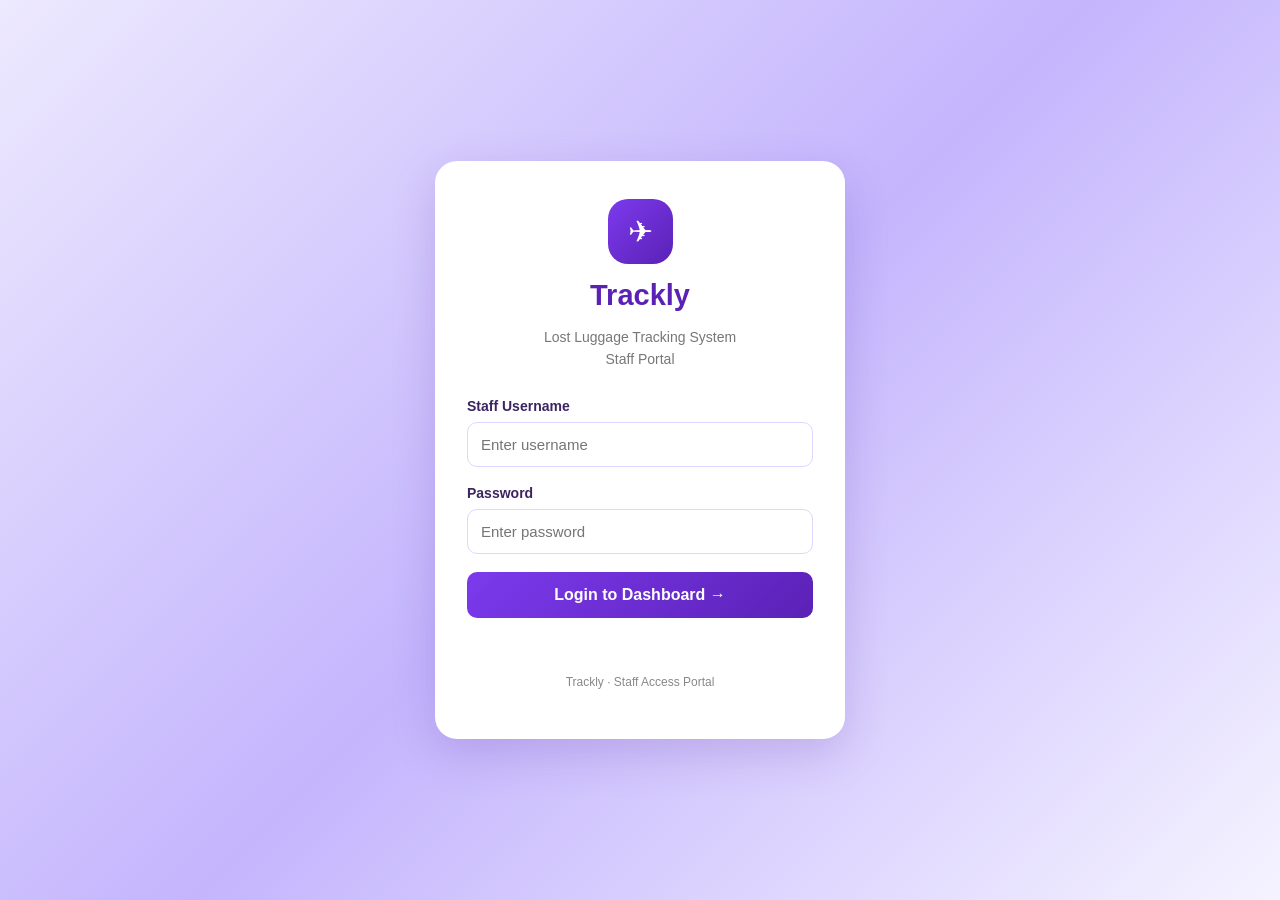
<file: index.html>
<!DOCTYPE html>
<html lang="en">
<head>
<meta charset="UTF-8">
<meta name="viewport" content="width=device-width, initial-scale=1.0">
<title>Trackly | Staff Login</title>

<style>
* {
    box-sizing: border-box;
}

body {
    margin: 0;
    min-height: 100vh;
    display: flex;
    justify-content: center;
    align-items: center;
    padding: 20px;
    font-family: Arial, sans-serif;
    background: linear-gradient(135deg, #ede9fe, #c4b5fd, #f5f3ff);
}

.login-card {
    background: white;
    width: 100%;
    max-width: 410px;
    padding: 38px 32px;
    border-radius: 22px;
    box-shadow: 0 15px 45px rgba(76, 29, 149, 0.18);
    text-align: center;
}

.logo {
    width: 65px;
    height: 65px;
    margin: 0 auto 15px;
    display: flex;
    align-items: center;
    justify-content: center;
    border-radius: 20px;
    color: white;
    background: linear-gradient(135deg, #7c3aed, #5b21b6);
    font-size: 30px;
}

h1 {
    color: #5b21b6;
    margin: 0 0 8px;
    font-size: 29px;
}

.subtitle {
    color: #777;
    margin-bottom: 28px;
    line-height: 1.6;
    font-size: 14px;
}

.field {
    text-align: left;
    margin-bottom: 18px;
}

label {
    display: block;
    color: #3b245f;
    font-weight: bold;
    margin-bottom: 8px;
    font-size: 14px;
}

input {
    width: 100%;
    padding: 13px;
    border: 1px solid #ddd6fe;
    border-radius: 10px;
    outline: none;
    font-size: 15px;
}

input:focus {
    border-color: #7c3aed;
    box-shadow: 0 0 0 3px #ede9fe;
}

button {
    width: 100%;
    padding: 14px;
    border: none;
    border-radius: 10px;
    color: white;
    background: linear-gradient(135deg, #7c3aed, #5b21b6);
    font-size: 16px;
    font-weight: bold;
    cursor: pointer;
    transition: 0.2s;
}

button:hover {
    transform: translateY(-2px);
    box-shadow: 0 6px 15px #ddd6fe;
}

#message {
    min-height: 20px;
    color: #dc2626;
    font-size: 14px;
    margin-top: 15px;
}

.footer {
    color: #888;
    font-size: 12px;
    margin-top: 22px;
}
</style>
</head>

<body>
<div class="login-card">
    <div class="logo">✈</div>

    <h1>Trackly</h1>
    <p class="subtitle">
        Lost Luggage Tracking System<br>
        Staff Portal
    </p>

    <form id="loginForm">
        <div class="field">
            <label for="username">Staff Username</label>
            <input type="text" id="username"
                   placeholder="Enter username" required>
        </div>

        <div class="field">
            <label for="password">Password</label>
            <input type="password" id="password"
                   placeholder="Enter password" required>
        </div>

        <button type="submit">Login to Dashboard →</button>
        <p id="message" role="alert"></p>
    </form>

    <p class="footer">Trackly · Staff Access Portal</p>
</div>

<script>
document.getElementById("loginForm").addEventListener("submit", function(event) {
    event.preventDefault();

    const username = document.getElementById("username").value.trim();
    const password = document.getElementById("password").value;
    const message = document.getElementById("message");

    if (username === "staff" && password === "trackly123") {
        sessionStorage.setItem("tracklyLoggedIn", "true");
        window.location.href = "dashboard.html";
    } else {
        message.textContent = "Invalid username or password. Please try again.";
    }
});
</script>
</body>
</html>
</file>
<file: style.css>
:root {
    --purple: #6d28d9;
    --purple-dark: #4c1d95;
    --purple-light: #ede9fe;
    --background: #f7f5ff;
    --text: #29213b;
    --muted: #756d85;
    --border: #e8e1f5;
    --white: #ffffff;
}

* {
    box-sizing: border-box;
}

body {
    margin: 0;
    background: var(--background);
    color: var(--text);
    font-family: Arial, sans-serif;
}

button, input, select, textarea {
    font: inherit;
}

button {
    cursor: pointer;
}

.topbar {
    background: linear-gradient(120deg, #4c1d95, #7c3aed);
    color: white;
    padding: 18px 6%;
    display: flex;
    justify-content: space-between;
    align-items: center;
    gap: 15px;
    box-shadow: 0 5px 18px rgba(76, 29, 149, 0.18);
}

.brand {
    font-size: 25px;
    font-weight: bold;
    letter-spacing: 0.3px;
}

.staff-area {
    display: flex;
    align-items: center;
    gap: 14px;
    font-size: 14px;
}

.logout-btn {
    color: white;
    background: rgba(255,255,255,0.15);
    border: 1px solid rgba(255,255,255,0.4);
    padding: 9px 15px;
    border-radius: 9px;
}

.logout-btn:hover {
    background: rgba(255,255,255,0.25);
}

.container {
    width: min(1120px, 92%);
    margin: 28px auto;
}

.hero {
    padding: 35px;
    border-radius: 22px;
    color: white;
    background: linear-gradient(120deg, #5b21b6, #8b5cf6);
    display: flex;
    justify-content: space-between;
    align-items: center;
    gap: 20px;
    box-shadow: 0 12px 30px rgba(109, 40, 217, 0.17);
}

.eyebrow {
    color: #a78bfa;
    font-size: 11px;
    font-weight: bold;
    letter-spacing: 1.5px;
    margin: 0 0 9px;
}

.hero .eyebrow {
    color: #ddd6fe;
}

.hero h1 {
    font-size: clamp(25px, 4vw, 38px);
    margin: 0 0 12px;
}

.hero p:not(.eyebrow) {
    margin: 0;
    line-height: 1.6;
    color: #f1eafe;
}

.hero-icon {
    font-size: 65px;
    background: rgba(255,255,255,0.13);
    padding: 20px;
    border-radius: 22px;
}

.stats {
    display: grid;
    grid-template-columns: repeat(4, 1fr);
    gap: 16px;
    margin: 22px 0;
}

.stat-card {
    background: white;
    border: 1px solid var(--border);
    padding: 22px;
    border-radius: 16px;
    box-shadow: 0 4px 14px rgba(76,29,149,0.04);
    transition: transform 0.2s;
}

.stat-card:hover {
    transform: translateY(-3px);
}

.stat-card span {
    display: block;
    color: var(--muted);
    font-size: 13px;
    margin-bottom: 12px;
}

.stat-card strong {
    color: var(--purple);
    font-size: 30px;
}

.panel {
    background: white;
    padding: 26px;
    margin-bottom: 22px;
    border: 1px solid var(--border);
    border-radius: 19px;
    box-shadow: 0 5px 20px rgba(76,29,149,0.04);
}

.section-heading {
    display: flex;
    align-items: center;
    justify-content: space-between;
    gap: 15px;
    margin-bottom: 20px;
}

.section-heading h2 {
    margin: 0;
    font-size: 22px;
}

.heading-icon {
    display: grid;
    place-items: center;
    width: 43px;
    height: 43px;
    color: var(--purple);
    background: var(--purple-light);
    border-radius: 13px;
    font-size: 24px;
}

.form-grid {
    display: grid;
    grid-template-columns: 1fr 1fr;
    gap: 18px;
}

.field {
    min-width: 0;
}

.field label {
    display: block;
    margin-bottom: 8px;
    font-size: 13px;
    font-weight: bold;
    color: #43345d;
}

.field input,
.field select,
.field textarea,
.search-input {
    width: 100%;
    padding: 12px 13px;
    color: var(--text);
    border: 1px solid #ded5ef;
    background: #fdfcff;
    border-radius: 10px;
    outline: none;
}

.field input:focus,
.field select:focus,
.field textarea:focus,
.search-input:focus {
    border-color: #8b5cf6;
    box-shadow: 0 0 0 3px #ede9fe;
}

.field textarea {
    resize: vertical;
}

.field small {
    display: block;
    margin-top: 6px;
    color: var(--muted);
    font-size: 11px;
}

.full {
    grid-column: 1 / -1;
}

.primary-btn {
    margin-top: 20px;
    padding: 13px 21px;
    color: white;
    background: linear-gradient(120deg, #7c3aed, #5b21b6);
    border: 0;
    border-radius: 10px;
    font-weight: bold;
    box-shadow: 0 5px 12px rgba(109,40,217,0.15);
    transition: 0.2s;
}

.primary-btn:hover {
    transform: translateY(-2px);
    box-shadow: 0 8px 18px rgba(109,40,217,0.22);
}

.form-message {
    color: var(--purple);
    font-size: 13px;
}

.muted {
    color: var(--muted);
    font-size: 13px;
    line-height: 1.6;
}

.search-input {
    margin-bottom: 16px;
}

.filters {
    display: flex;
    flex-wrap: wrap;
    gap: 9px;
    margin-bottom: 20px;
}

.filter-btn {
    border: 1px solid #e1d7f3;
    background: white;
    color: #6b5b85;
    border-radius: 20px;
    padding: 9px 16px;
    font-size: 13px;
}

.filter-btn:hover,
.filter-btn.active {
    background: var(--purple);
    border-color: var(--purple);
    color: white;
}

.record-list {
    display: grid;
    gap: 13px;
}

.record-card {
    padding: 19px;
    border: 1px solid var(--border);
    border-radius: 14px;
    background: #fff;
    transition: border-color 0.2s, transform 0.2s;
}

.record-card:hover {
    border-color: #c4b5fd;
    transform: translateY(-2px);
}

.record-top {
    display: flex;
    justify-content: space-between;
    align-items: flex-start;
    gap: 12px;
}

.record-card h3 {
    margin: 0 0 8px;
    font-size: 17px;
    overflow-wrap: anywhere;
}

.record-card p {
    margin: 7px 0;
    color: var(--muted);
    font-size: 13px;
    line-height: 1.5;
    overflow-wrap: anywhere;
}

.record-id {
    color: var(--purple);
    font-size: 12px;
    font-weight: bold;
}

.status {
    display: inline-block;
    padding: 6px 10px;
    border-radius: 20px;
    font-size: 11px;
    font-weight: bold;
    white-space: nowrap;
}

.status-lost {
    background: #fee2e2;
    color: #b91c1c;
}

.status-found {
    background: #dcfce7;
    color: #166534;
}

.status-returned {
    background: #ede9fe;
    color: #5b21b6;
}

.return-btn {
    margin-top: 10px;
    border: 0;
    border-radius: 8px;
    padding: 9px 13px;
    color: white;
    background: #6d28d9;
    font-size: 12px;
}

.return-btn:hover {
    background: #4c1d95;
}

.match-note {
    padding: 11px 13px;
    margin-top: 12px;
    background: #f5f0ff;
    border-left: 3px solid #8b5cf6;
    border-radius: 7px;
    color: #5b21b6;
    font-size: 12px;
    line-height: 1.5;
}

.empty-state {
    padding: 25px 15px;
    text-align: center;
    color: var(--muted);
    background: #faf8ff;
    border: 1px dashed #d8c9f3;
    border-radius: 12px;
    font-size: 13px;
    line-height: 1.6;
}

footer {
    padding: 12px;
    text-align: center;
    color: #9387a8;
    font-size: 12px;
}

@media (max-width: 700px) {
    .topbar {
        padding: 16px 4%;
    }

    .brand {
        font-size: 21px;
    }

    .staff-area {
        gap: 8px;
        font-size: 12px;
    }

    .container {
        width: 94%;
        margin: 18px auto;
    }

    .hero {
        padding: 24px;
    }

    .hero-icon {
        font-size: 38px;
        padding: 12px;
    }

    .stats {
        grid-template-columns: 1fr 1fr;
        gap: 10px;
    }

    .stat-card {
        padding: 17px;
    }

    .panel {
        padding: 19px;
    }

    .form-grid {
        grid-template-columns: 1fr;
    }

    .full {
        grid-column: auto;
    }
}

@media (max-width: 400px) {
    .hero-icon {
        display: none;
    }

    .staff-area span {
        display: none;
    }

    .record-top {
        flex-direction: column;
    }
}
</file>
